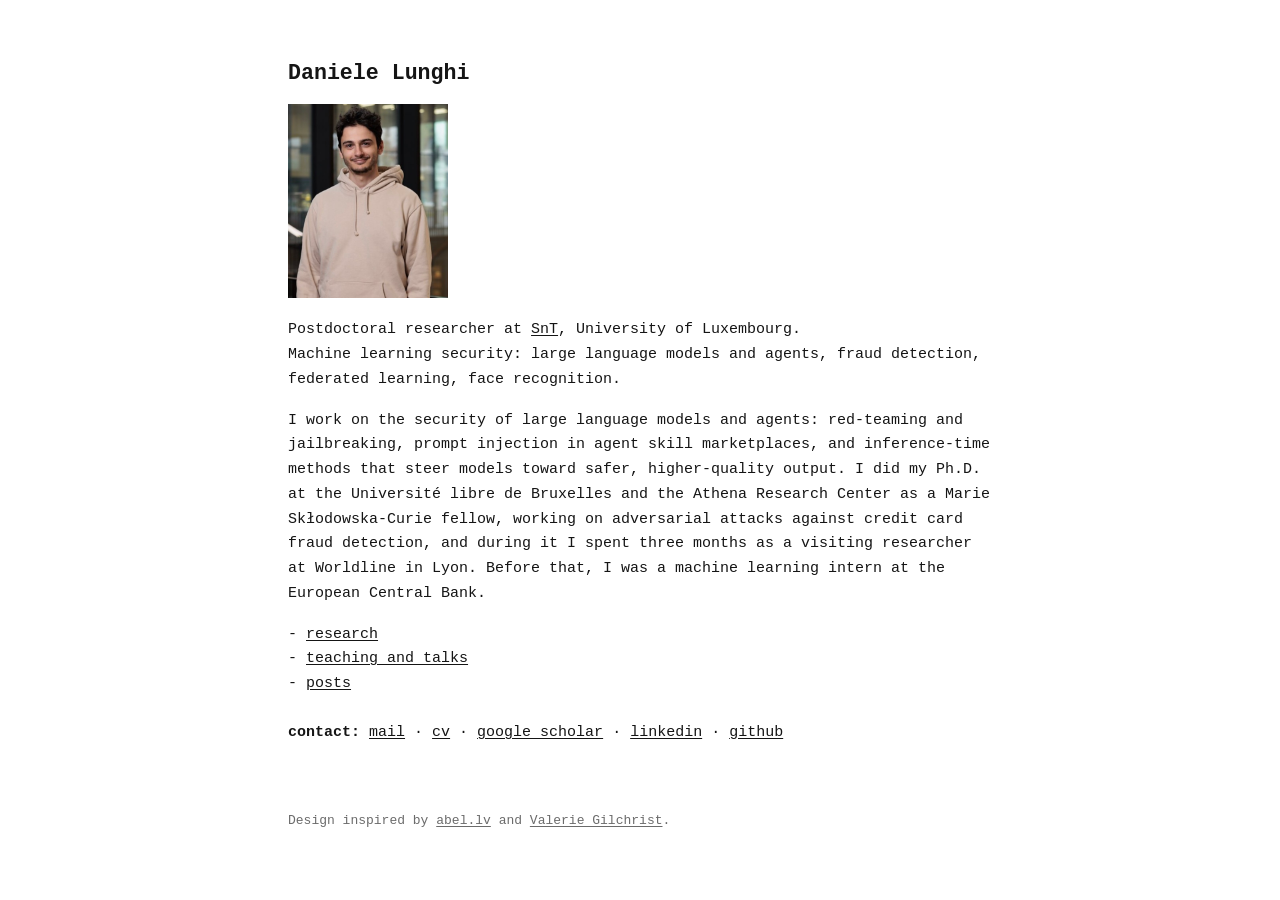
<file: index.html>
<!doctype html>
<html lang="en">
<head>
<meta charset="utf-8">
<meta name="viewport" content="width=device-width, initial-scale=1">
<title>Daniele Lunghi</title>
<meta name="description" content="Daniele Lunghi, postdoctoral researcher at the University of Luxembourg, working on machine learning security.">
<link rel="stylesheet" href="style.css">
</head>
<body>

<h1>Daniele Lunghi</h1>

<img class="portrait" src="photo.jpg" alt="Portrait of Daniele Lunghi" width="160">

<p>Postdoctoral researcher at <a href="https://www.uni.lu/snt-en/">SnT</a>, University of Luxembourg.<br>
Machine learning security: large language models and agents, fraud detection, federated learning, face recognition.</p>

<p>I work on the security of large language models and agents: red-teaming and jailbreaking, prompt injection in agent skill marketplaces, and inference-time methods that steer models toward safer, higher-quality output. I did my Ph.D. at the Université libre de Bruxelles and the Athena Research Center as a Marie Skłodowska-Curie fellow, working on adversarial attacks against credit card fraud detection, and during it I spent three months as a visiting researcher at Worldline in Lyon. Before that, I was a machine learning intern at the European Central Bank.</p>

<ul class="dash">
  <li><a href="research.html">research</a></li>
  <li><a href="teaching.html">teaching and talks</a></li>
  <li><a href="posts.html">posts</a></li>
</ul>

<p><b>contact:</b> <a href="mailto:dalunghi@gmail.com">mail</a> ·
<a href="cv.pdf">cv</a> ·
<a href="https://scholar.google.com/citations?user=xGXDf9AAAAAJ&amp;hl=en">google scholar</a> ·
<a href="https://www.linkedin.com/in/daniele-lunghi-7b06b91a2/">linkedin</a> ·
<a href="https://github.com/FaramirHurin">github</a>
<!-- Uncomment and fill the ones you use:
 · <a href="https://orcid.org/0000-0000-0000-0000">orcid</a>
 · <a href="https://bsky.app/profile/USERNAME">bluesky</a>
 · <a href="https://x.com/USERNAME">x</a>
 · <a href="https://www.youtube.com/@CHANNEL">youtube</a>
-->
</p>

<footer>Design inspired by <a href="https://abel.lv/">abel.lv</a> and <a href="https://vgilchri.github.io/">Valerie Gilchrist</a>.</footer>

</body>
</html>
</file>
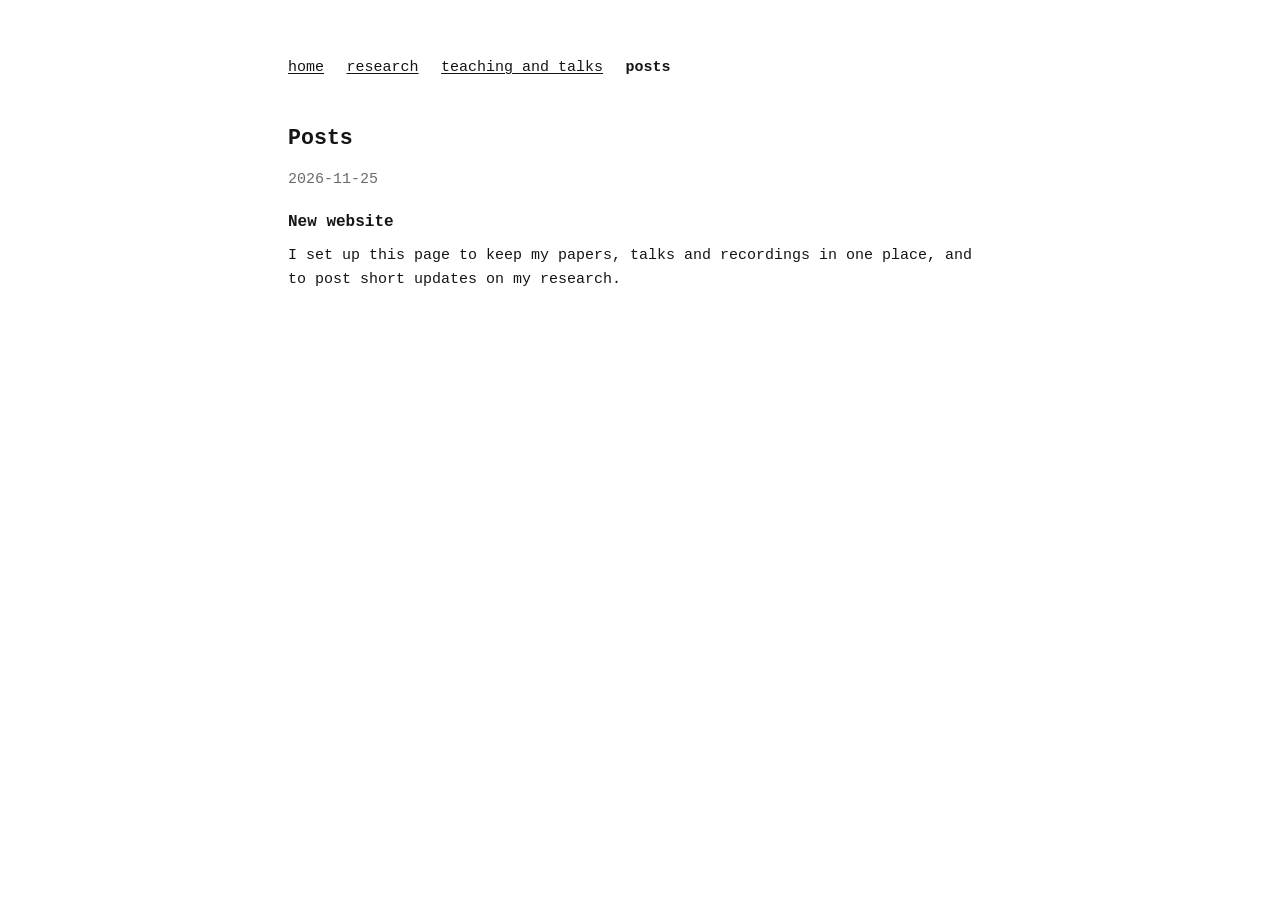
<file: posts.html>
<!doctype html>
<html lang="en">
<head>
<meta charset="utf-8">
<meta name="viewport" content="width=device-width, initial-scale=1">
<title>posts · Daniele Lunghi</title>
<meta name="description" content="Short posts and updates from Daniele Lunghi.">
<link rel="stylesheet" href="style.css">
</head>
<body>

<nav class="top">
  <a href="index.html">home</a>
  <a href="research.html">research</a>
  <a href="teaching.html">teaching and talks</a>
  <a href="posts.html" aria-current="page">posts</a>
</nav>

<h1>Posts</h1>

<!--
  TO ADD A POST: copy this block, paste it right below this comment (newest first),
  and change the id, the date (twice) and the text. The id is also the link to the
  post, e.g. posts.html#2026-11-25-website

  <article class="post" id="YYYY-MM-DD-short-name">
    <p class="meta"><time datetime="YYYY-MM-DD">YYYY-MM-DD</time></p>
    <h2><a href="#YYYY-MM-DD-short-name">Title</a></h2>
    <p>Text. Links work as usual: <a href="URL">like this</a>.</p>
  </article>
-->

<article class="post" id="2026-11-25-website">
  <p class="meta"><time datetime="2026-11-25">2026-11-25</time></p>
  <h2><a href="#2026-11-25-website">New website</a></h2>
  <p>I set up this page to keep my papers, talks and recordings in one place, and to post short updates on my research.</p>
</article>

</body>
</html>
</file>
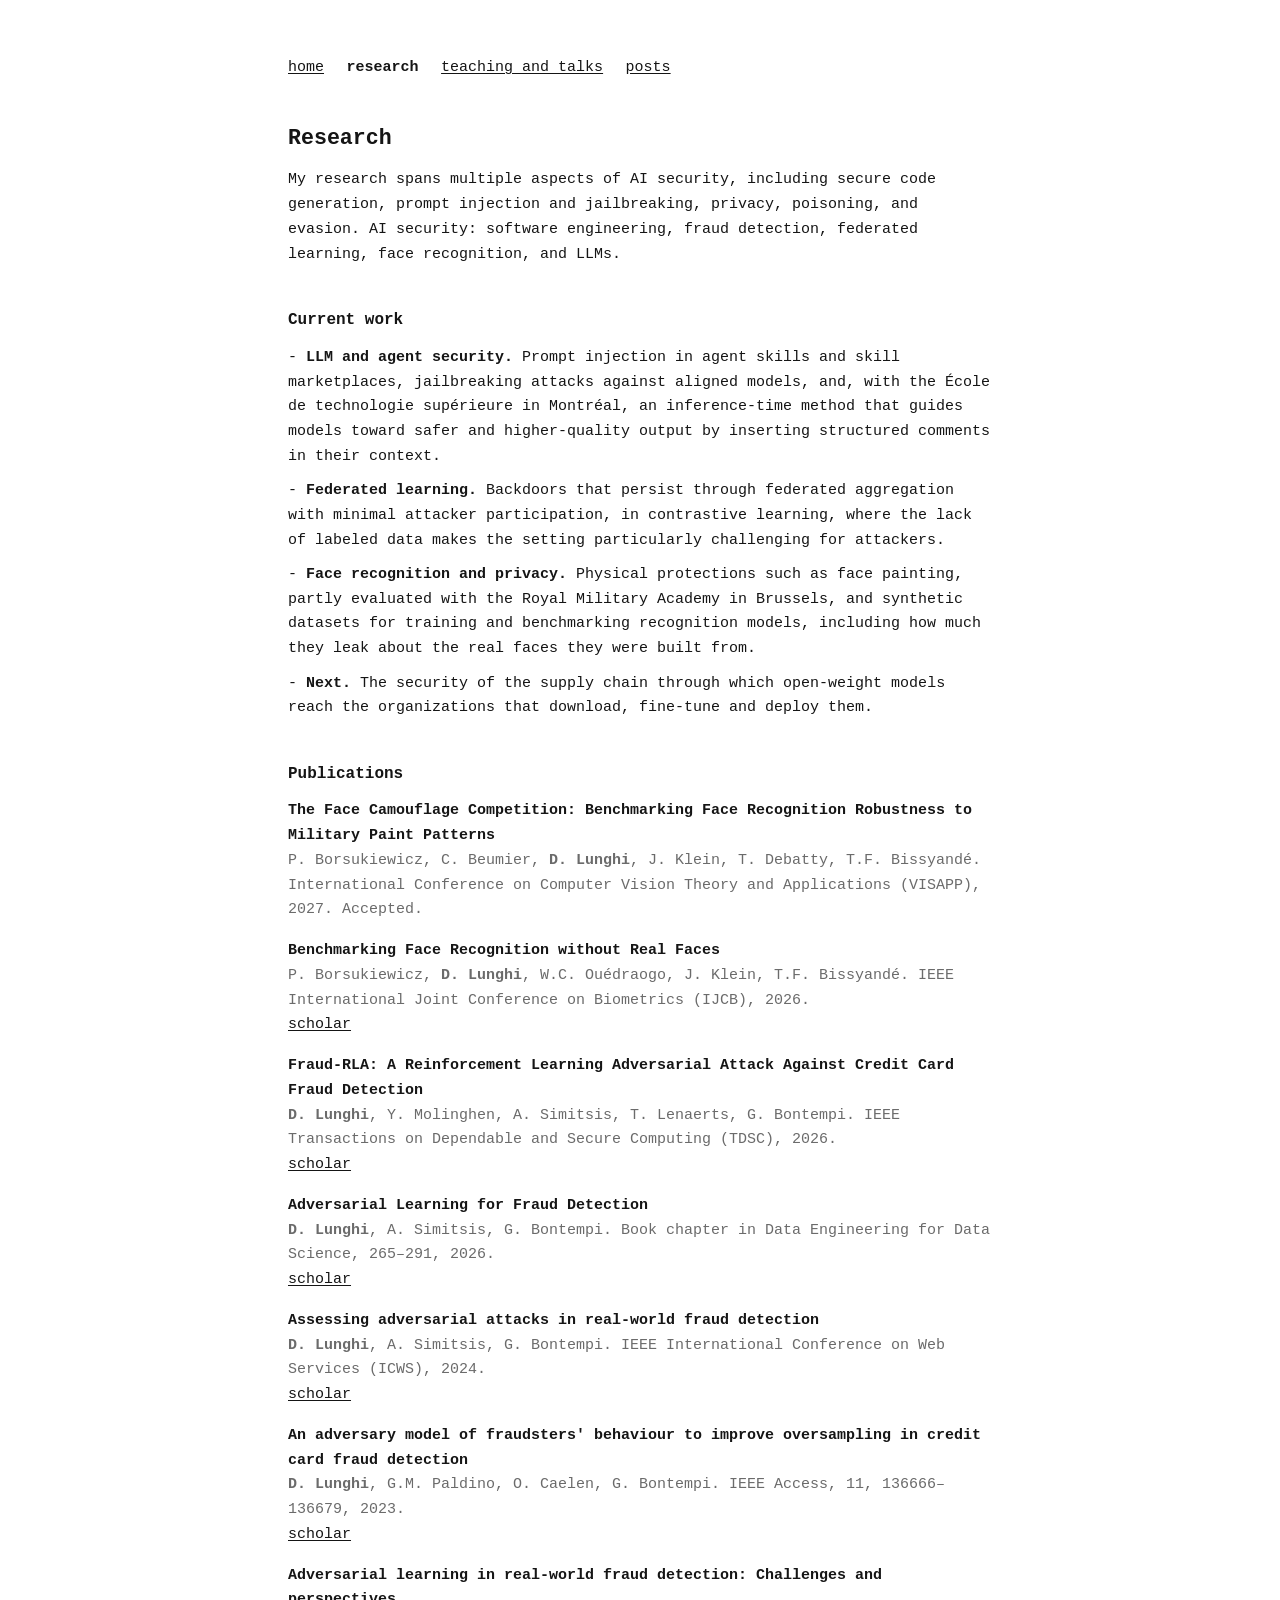
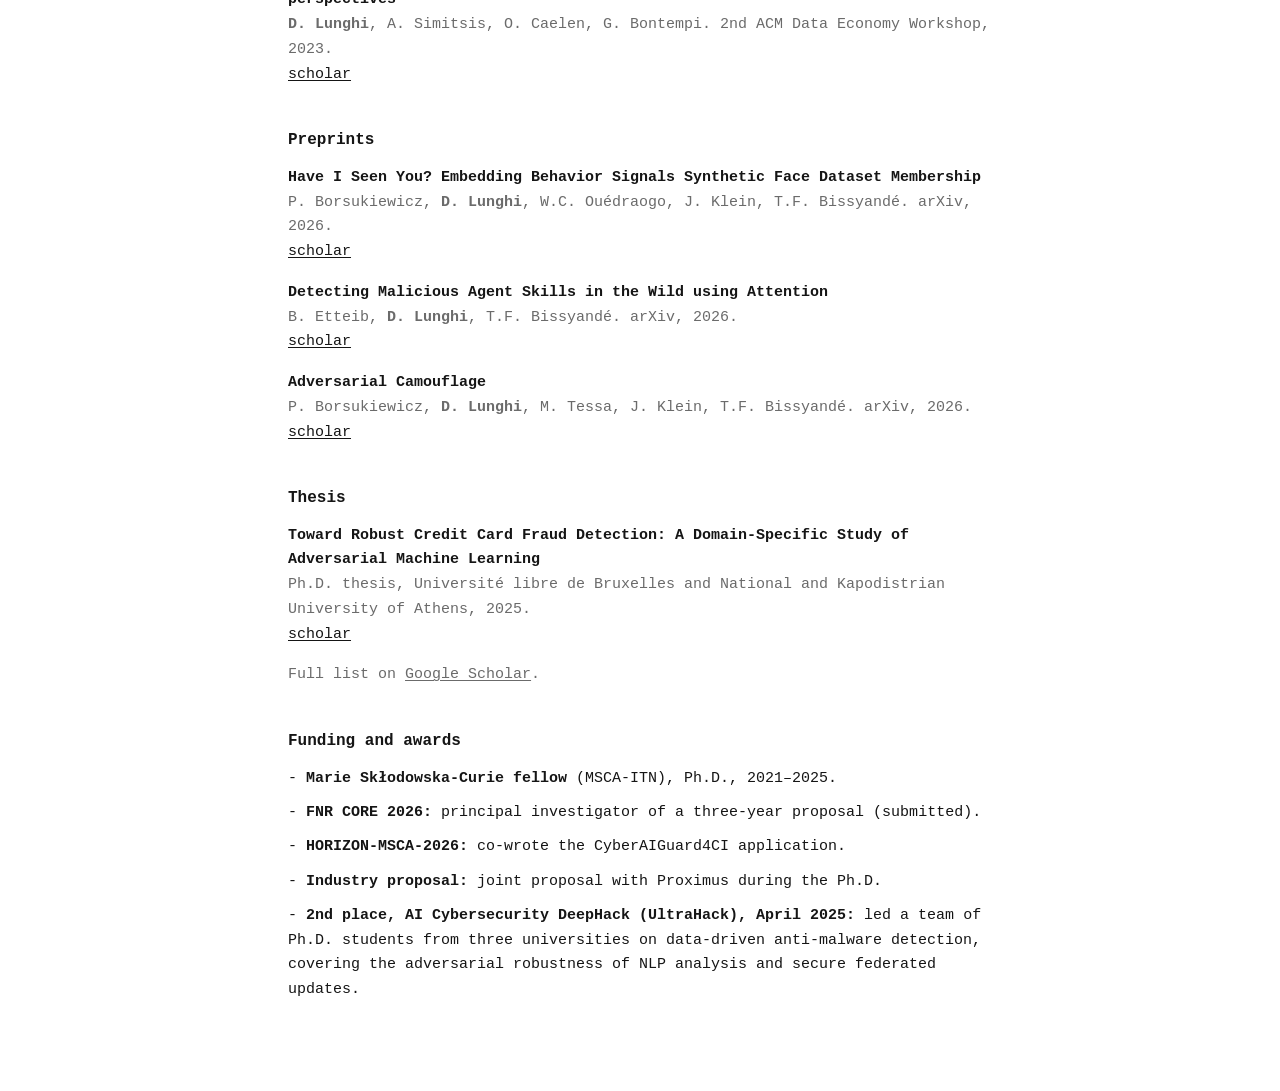
<file: research.html>
<!doctype html>
<html lang="en">
<head>
<meta charset="utf-8">
<meta name="viewport" content="width=device-width, initial-scale=1">
<title>research · Daniele Lunghi</title>
<meta name="description" content="Research and publications of Daniele Lunghi.">
<link rel="stylesheet" href="style.css">
</head>
<body>

<nav class="top">
  <a href="index.html">home</a>
  <a href="research.html" aria-current="page">research</a>
  <a href="teaching.html">teaching and talks</a>
  <a href="posts.html">posts</a>
</nav>

<h1>Research</h1>

<p>My research spans multiple aspects of AI security, including secure code generation, prompt injection and jailbreaking, privacy, poisoning, and evasion. AI security: software engineering, fraud detection, federated learning, face recognition, and LLMs.</p>

<h2>Current work</h2>

<ul class="dash spaced">
  <li><b>LLM and agent security.</b> Prompt injection in agent skills and skill marketplaces, jailbreaking attacks against aligned models, and, with the École de technologie supérieure in Montréal, an inference-time method that guides models toward safer and higher-quality output by inserting structured comments in their context.</li>
  <li><b>Federated learning.</b> Backdoors that persist through federated aggregation with minimal attacker participation, in contrastive learning, where the lack of labeled data makes the setting particularly challenging for attackers.</li>
  <li><b>Face recognition and privacy.</b> Physical protections such as face painting, partly evaluated with the Royal Military Academy in Brussels, and synthetic datasets for training and benchmarking recognition models, including how much they leak about the real faces they were built from.</li>
  <li><b>Next.</b> The security of the supply chain through which open-weight models reach the organizations that download, fine-tune and deploy them.</li>
</ul>

<h2>Publications</h2>

<!-- Template for a new entry (newest first):
  <li>
    <span class="title">Paper title</span><br>
    <span class="meta">Co-authors. Venue, year.</span><br>
    <span class="links"><a href="URL">pdf</a> <a href="URL">code</a></span>
  </li>
-->
<ul class="entries">
  <li>
    <span class="title">The Face Camouflage Competition: Benchmarking Face Recognition Robustness to Military Paint Patterns</span><br>
    <span class="meta">P. Borsukiewicz, C. Beumier, <b>D. Lunghi</b>, J. Klein, T. Debatty, T.F. Bissyandé. International Conference on Computer Vision Theory and Applications (VISAPP), 2027. Accepted.</span>
  </li>
  <li>
    <span class="title">Benchmarking Face Recognition without Real Faces</span><br>
    <span class="meta">P. Borsukiewicz, <b>D. Lunghi</b>, W.C. Ouédraogo, J. Klein, T.F. Bissyandé. IEEE International Joint Conference on Biometrics (IJCB), 2026.</span><br>
    <span class="links"><a href="https://scholar.google.com/citations?view_op=view_citation&amp;hl=en&amp;user=xGXDf9AAAAAJ&amp;citation_for_view=xGXDf9AAAAAJ:WF5omc3nYNoC">scholar</a></span>
  </li>
  <li>
    <span class="title">Fraud-RLA: A Reinforcement Learning Adversarial Attack Against Credit Card Fraud Detection</span><br>
    <span class="meta"><b>D. Lunghi</b>, Y. Molinghen, A. Simitsis, T. Lenaerts, G. Bontempi. IEEE Transactions on Dependable and Secure Computing (TDSC), 2026.</span><br>
    <span class="links"><a href="https://scholar.google.com/citations?view_op=view_citation&amp;hl=en&amp;user=xGXDf9AAAAAJ&amp;citation_for_view=xGXDf9AAAAAJ:IjCSPb-OGe4C">scholar</a></span>
  </li>
  <li>
    <span class="title">Adversarial Learning for Fraud Detection</span><br>
    <span class="meta"><b>D. Lunghi</b>, A. Simitsis, G. Bontempi. Book chapter in Data Engineering for Data Science, 265–291, 2026.</span><br>
    <span class="links"><a href="https://scholar.google.com/citations?view_op=view_citation&amp;hl=en&amp;user=xGXDf9AAAAAJ&amp;citation_for_view=xGXDf9AAAAAJ:YsMSGLbcyi4C">scholar</a></span>
  </li>
  <li>
    <span class="title">Assessing adversarial attacks in real-world fraud detection</span><br>
    <span class="meta"><b>D. Lunghi</b>, A. Simitsis, G. Bontempi. IEEE International Conference on Web Services (ICWS), 2024.</span><br>
    <span class="links"><a href="https://scholar.google.com/citations?view_op=view_citation&amp;hl=en&amp;user=xGXDf9AAAAAJ&amp;citation_for_view=xGXDf9AAAAAJ:2osOgNQ5qMEC">scholar</a></span>
  </li>
  <li>
    <span class="title">An adversary model of fraudsters' behaviour to improve oversampling in credit card fraud detection</span><br>
    <span class="meta"><b>D. Lunghi</b>, G.M. Paldino, O. Caelen, G. Bontempi. IEEE Access, 11, 136666–136679, 2023.</span><br>
    <span class="links"><a href="https://scholar.google.com/citations?view_op=view_citation&amp;hl=en&amp;user=xGXDf9AAAAAJ&amp;citation_for_view=xGXDf9AAAAAJ:9yKSN-GCB0IC">scholar</a></span>
  </li>
  <li>
    <span class="title">Adversarial learning in real-world fraud detection: Challenges and perspectives</span><br>
    <span class="meta"><b>D. Lunghi</b>, A. Simitsis, O. Caelen, G. Bontempi. 2nd ACM Data Economy Workshop, 2023.</span><br>
    <span class="links"><a href="https://scholar.google.com/citations?view_op=view_citation&amp;hl=en&amp;user=xGXDf9AAAAAJ&amp;citation_for_view=xGXDf9AAAAAJ:u-x6o8ySG0sC">scholar</a></span>
  </li>
</ul>

<h2>Preprints</h2>

<ul class="entries">
  <li>
    <span class="title">Have I Seen You? Embedding Behavior Signals Synthetic Face Dataset Membership</span><br>
    <span class="meta">P. Borsukiewicz, <b>D. Lunghi</b>, W.C. Ouédraogo, J. Klein, T.F. Bissyandé. arXiv, 2026.</span><br>
    <span class="links"><a href="https://scholar.google.com/citations?view_op=view_citation&amp;hl=en&amp;user=xGXDf9AAAAAJ&amp;citation_for_view=xGXDf9AAAAAJ:ufrVoPGSRksC">scholar</a></span>
  </li>
  <li>
    <span class="title">Detecting Malicious Agent Skills in the Wild using Attention</span><br>
    <span class="meta">B. Etteib, <b>D. Lunghi</b>, T.F. Bissyandé. arXiv, 2026.</span><br>
    <span class="links"><a href="https://scholar.google.com/citations?view_op=view_citation&amp;hl=en&amp;user=xGXDf9AAAAAJ&amp;citation_for_view=xGXDf9AAAAAJ:eQOLeE2rZwMC">scholar</a></span>
  </li>
  <li>
    <span class="title">Adversarial Camouflage</span><br>
    <span class="meta">P. Borsukiewicz, <b>D. Lunghi</b>, M. Tessa, J. Klein, T.F. Bissyandé. arXiv, 2026.</span><br>
    <span class="links"><a href="https://scholar.google.com/citations?view_op=view_citation&amp;hl=en&amp;user=xGXDf9AAAAAJ&amp;citation_for_view=xGXDf9AAAAAJ:Y0pCki6q_DkC">scholar</a></span>
  </li>
</ul>

<h2>Thesis</h2>

<ul class="entries">
  <li>
    <span class="title">Toward Robust Credit Card Fraud Detection: A Domain-Specific Study of Adversarial Machine Learning</span><br>
    <span class="meta">Ph.D. thesis, Université libre de Bruxelles and National and Kapodistrian University of Athens, 2025.</span><br>
    <span class="links"><a href="https://scholar.google.com/citations?view_op=view_citation&amp;hl=en&amp;user=xGXDf9AAAAAJ&amp;citation_for_view=xGXDf9AAAAAJ:W7OEmFMy1HYC">scholar</a></span>
  </li>
</ul>

<p class="muted">Full list on <a href="https://scholar.google.com/citations?user=xGXDf9AAAAAJ&amp;hl=en">Google Scholar</a>.</p>

<h2>Funding and awards</h2>

<ul class="dash spaced">
  <li><b>Marie Skłodowska-Curie fellow</b> (MSCA-ITN), Ph.D., 2021–2025.</li>
  <li><b>FNR CORE 2026:</b> principal investigator of a three-year proposal (submitted).</li>
  <li><b>HORIZON-MSCA-2026:</b> co-wrote the CyberAIGuard4CI application.</li>
  <li><b>Industry proposal:</b> joint proposal with Proximus during the Ph.D.</li>
  <li><b>2nd place, AI Cybersecurity DeepHack (UltraHack), April 2025:</b> led a team of Ph.D. students from three universities on data-driven anti-malware detection, covering the adversarial robustness of NLP analysis and secure federated updates.</li>
</ul>

</body>
</html>
</file>
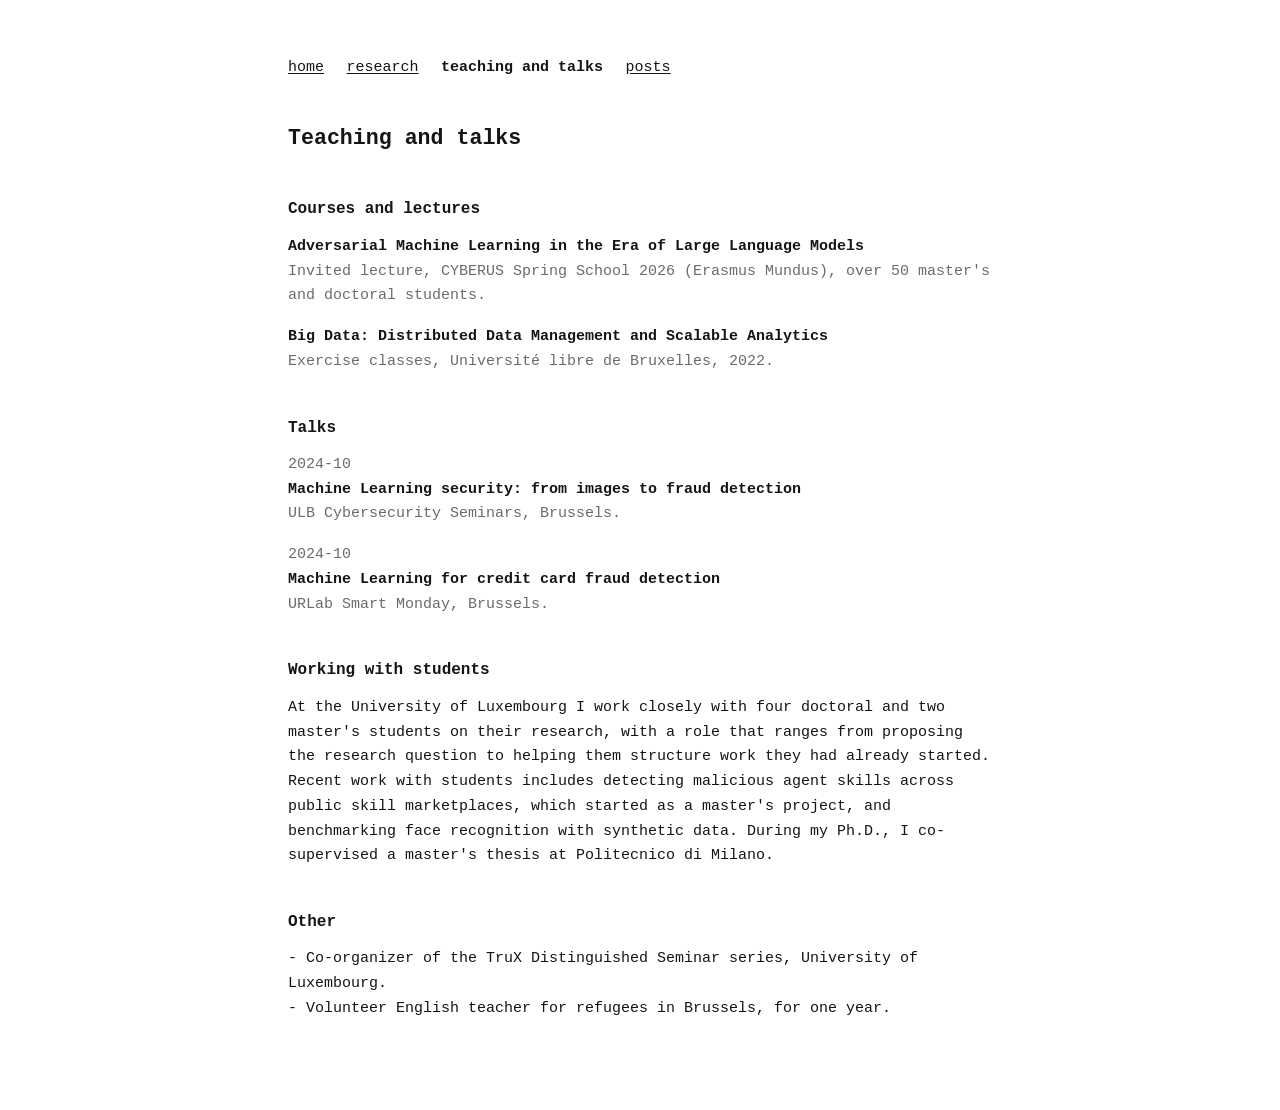
<file: teaching.html>
<!doctype html>
<html lang="en">
<head>
<meta charset="utf-8">
<meta name="viewport" content="width=device-width, initial-scale=1">
<title>teaching and talks · Daniele Lunghi</title>
<meta name="description" content="Teaching, talks and work with students of Daniele Lunghi.">
<link rel="stylesheet" href="style.css">
</head>
<body>

<nav class="top">
  <a href="index.html">home</a>
  <a href="research.html">research</a>
  <a href="teaching.html" aria-current="page">teaching and talks</a>
  <a href="posts.html">posts</a>
</nav>

<h1>Teaching and talks</h1>

<h2>Courses and lectures</h2>

<ul class="entries">
  <li>
    <span class="title">Adversarial Machine Learning in the Era of Large Language Models</span><br>
    <span class="meta">Invited lecture, CYBERUS Spring School 2026 (Erasmus Mundus), over 50 master's and doctoral students.</span>
  </li>
  <li>
    <span class="title">Big Data: Distributed Data Management and Scalable Analytics</span><br>
    <span class="meta">Exercise classes, Université libre de Bruxelles, 2022.</span>
  </li>
</ul>

<h2>Talks</h2>

<!--
  TO ADD A TALK OR VIDEO: copy this block below this comment (newest first).
  Remove the links you don't have.

  <li>
    <span class="meta">YYYY-MM</span><br>
    <span class="title">Title</span><br>
    <span class="meta">Event, place.</span><br>
    <span class="links"><a href="VIDEO_URL">video</a> <a href="SLIDES_URL">slides</a></span>
  </li>

  TO EMBED A YOUTUBE VIDEO instead of linking it, put this inside the <li>,
  replacing VIDEO_ID (the part after watch?v= in the YouTube URL). Embeds may
  not play when the page is opened as a local file; they work once online.

    <div class="video"><iframe src="https://www.youtube-nocookie.com/embed/VIDEO_ID"
      title="Title" loading="lazy" allowfullscreen></iframe></div>
-->

<ul class="entries">
  <li>
    <span class="meta">2024-10</span><br>
    <span class="title">Machine Learning security: from images to fraud detection</span><br>
    <span class="meta">ULB Cybersecurity Seminars, Brussels.</span>
  </li>
  <li>
    <span class="meta">2024-10</span><br>
    <span class="title">Machine Learning for credit card fraud detection</span><br>
    <span class="meta">URLab Smart Monday, Brussels.</span>
  </li>
</ul>

<h2>Working with students</h2>

<p>At the University of Luxembourg I work closely with four doctoral and two master's students on their research, with a role that ranges from proposing the research question to helping them structure work they had already started. Recent work with students includes detecting malicious agent skills across public skill marketplaces, which started as a master's project, and benchmarking face recognition with synthetic data. During my Ph.D., I co-supervised a master's thesis at Politecnico di Milano.</p>

<h2>Other</h2>

<ul class="dash">
  <li>Co-organizer of the TruX Distinguished Seminar series, University of Luxembourg.</li>
  <li>Volunteer English teacher for refugees in Brussels, for one year.</li>
</ul>

</body>
</html>
</file>
<file: style.css>
/* Minimal personal site. Always light, with a white background. */

:root {
  --bg: #ffffff;
  --fg: #151515;
  --muted: #6b6b6b;
  --rule: #dddddd;
  --todo-bg: #fff1a8;
  --todo-fg: #4d3d00;
  color-scheme: light;
}

html { background: var(--bg); }

body {
  max-width: 44rem;
  margin: 0 auto;
  padding: 3.5rem 1rem 4rem;
  background: var(--bg);
  color: var(--fg);
  font-family: ui-monospace, SFMono-Regular, Menlo, Consolas, "Liberation Mono", monospace;
  font-size: 15px;
  line-height: 1.65;
  -webkit-text-size-adjust: 100%;
}

a { color: inherit; text-decoration: underline; text-underline-offset: 2px; }
a:hover, a:focus-visible { background: var(--fg); color: var(--bg); text-decoration: none; outline: none; }

h1 { font-size: 1.35rem; margin: 0 0 0.75rem; }
h2 { font-size: 1rem; margin: 2.5rem 0 0.75rem; }
h3 { font-size: 1rem; font-weight: normal; font-style: italic; margin: 1.5rem 0 0.5rem; }
p { margin: 0 0 1rem; }

/* portrait on the home page */
img.portrait { display: block; width: 10rem; height: auto; margin: 0 0 1.25rem; }

/* top navigation on inner pages */
nav.top { margin-bottom: 2.5rem; }
nav.top a { margin-right: 1.5ch; }
nav.top a[aria-current="page"] { text-decoration: none; font-weight: bold; }

/* "- item" lists, as on the home page */
ul.dash { list-style: none; padding: 0; margin: 0 0 1.5rem; }
ul.dash li::before { content: "- "; }
ul.dash.spaced li + li { margin-top: 0.6rem; }

/* publications, talks, videos */
ul.entries { list-style: none; padding: 0; margin: 0; }
ul.entries li { margin: 0 0 1rem; }
.title { font-weight: bold; }
.meta, .muted { color: var(--muted); }
.links a { margin-right: 1ch; }

/* posts */
article.post { margin: 0 0 2.25rem; padding-bottom: 2.25rem; border-bottom: 1px dashed var(--rule); }
article.post:last-of-type { border-bottom: none; }
article.post h2 { margin: 0 0 0.5rem; }
article.post h2 a { text-decoration: none; }
article.post h2 a:hover { text-decoration: none; }

/* optional embedded video, see talks.html */
.video { position: relative; aspect-ratio: 16 / 9; margin: 0.5rem 0 1rem; }
.video iframe { position: absolute; inset: 0; width: 100%; height: 100%; border: 0; }

/* Things to check or fill before publishing. Search the files for "todo". */
.todo { background: var(--todo-bg); color: var(--todo-fg); padding: 0 0.3em; }

hr { border: none; border-top: 1px solid var(--rule); margin: 2.5rem 0; }

footer { margin-top: 4rem; color: var(--muted); font-size: 13px; }
</file>
